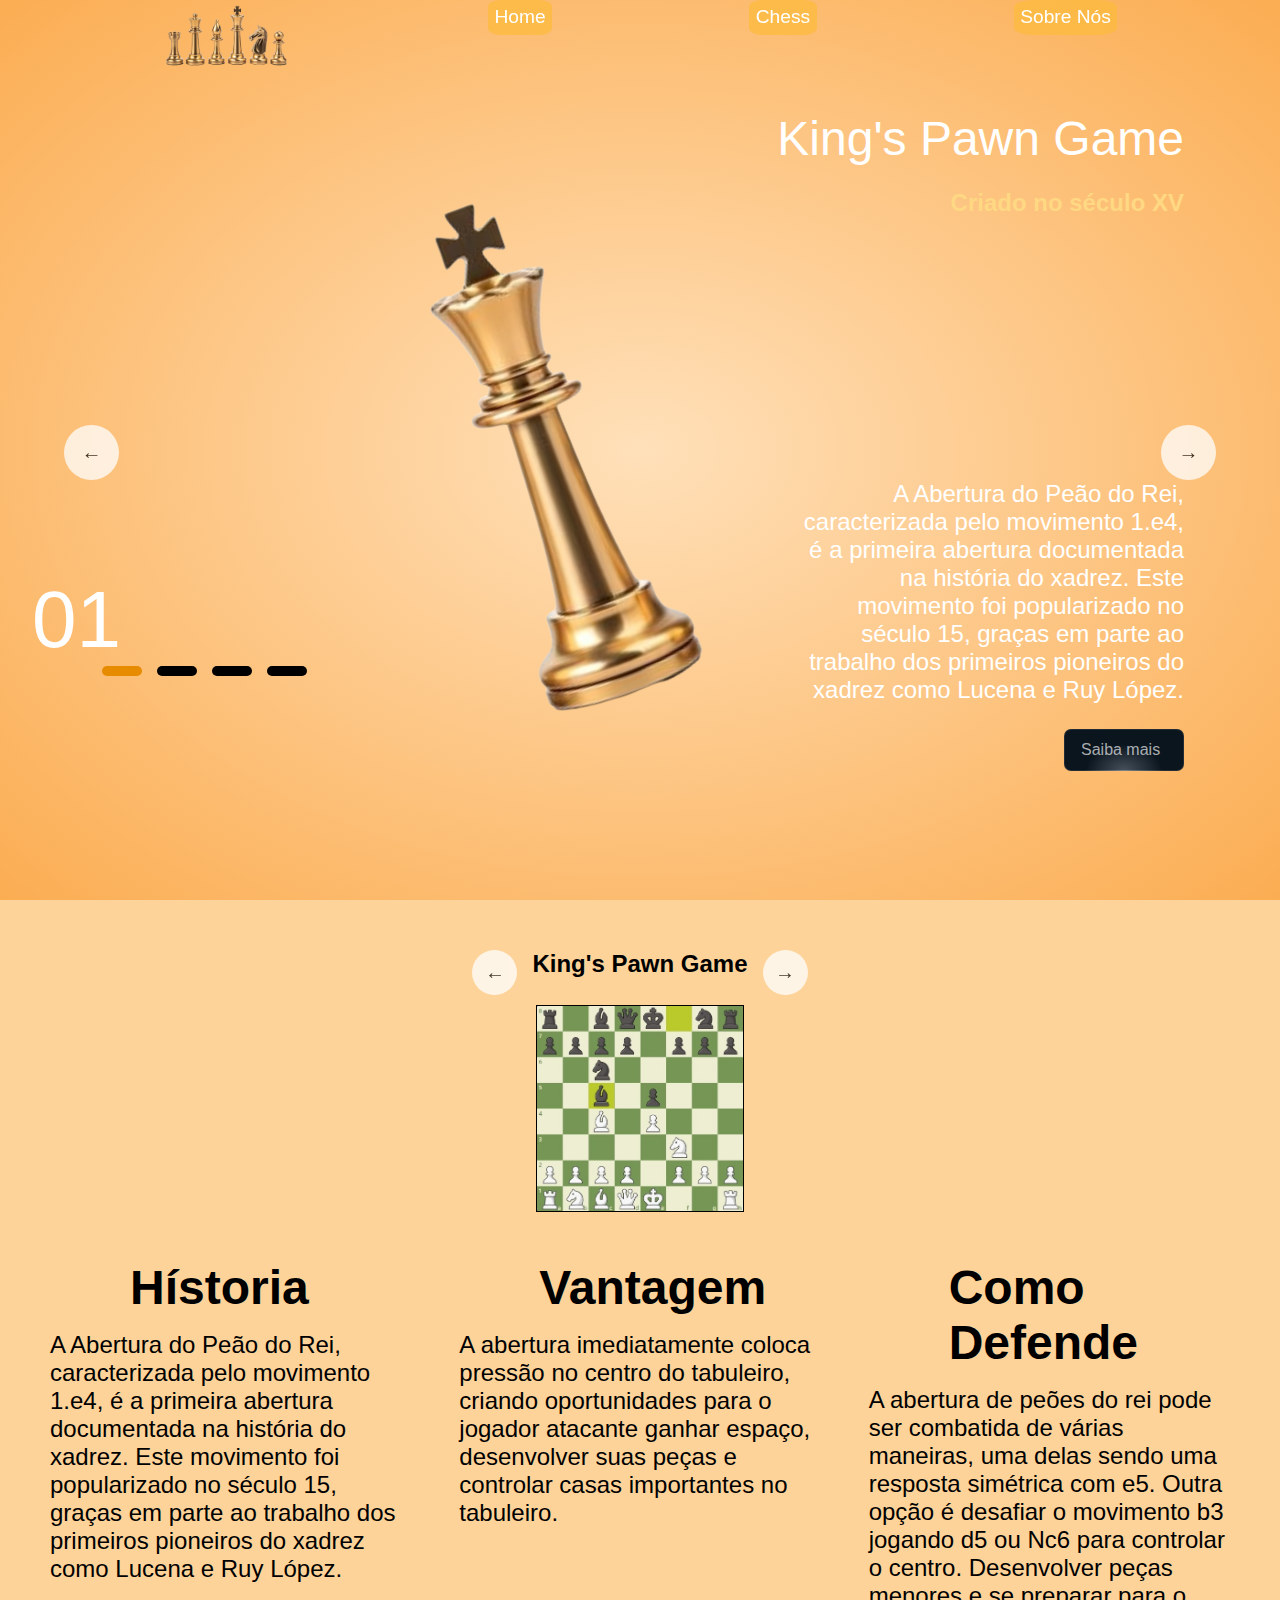
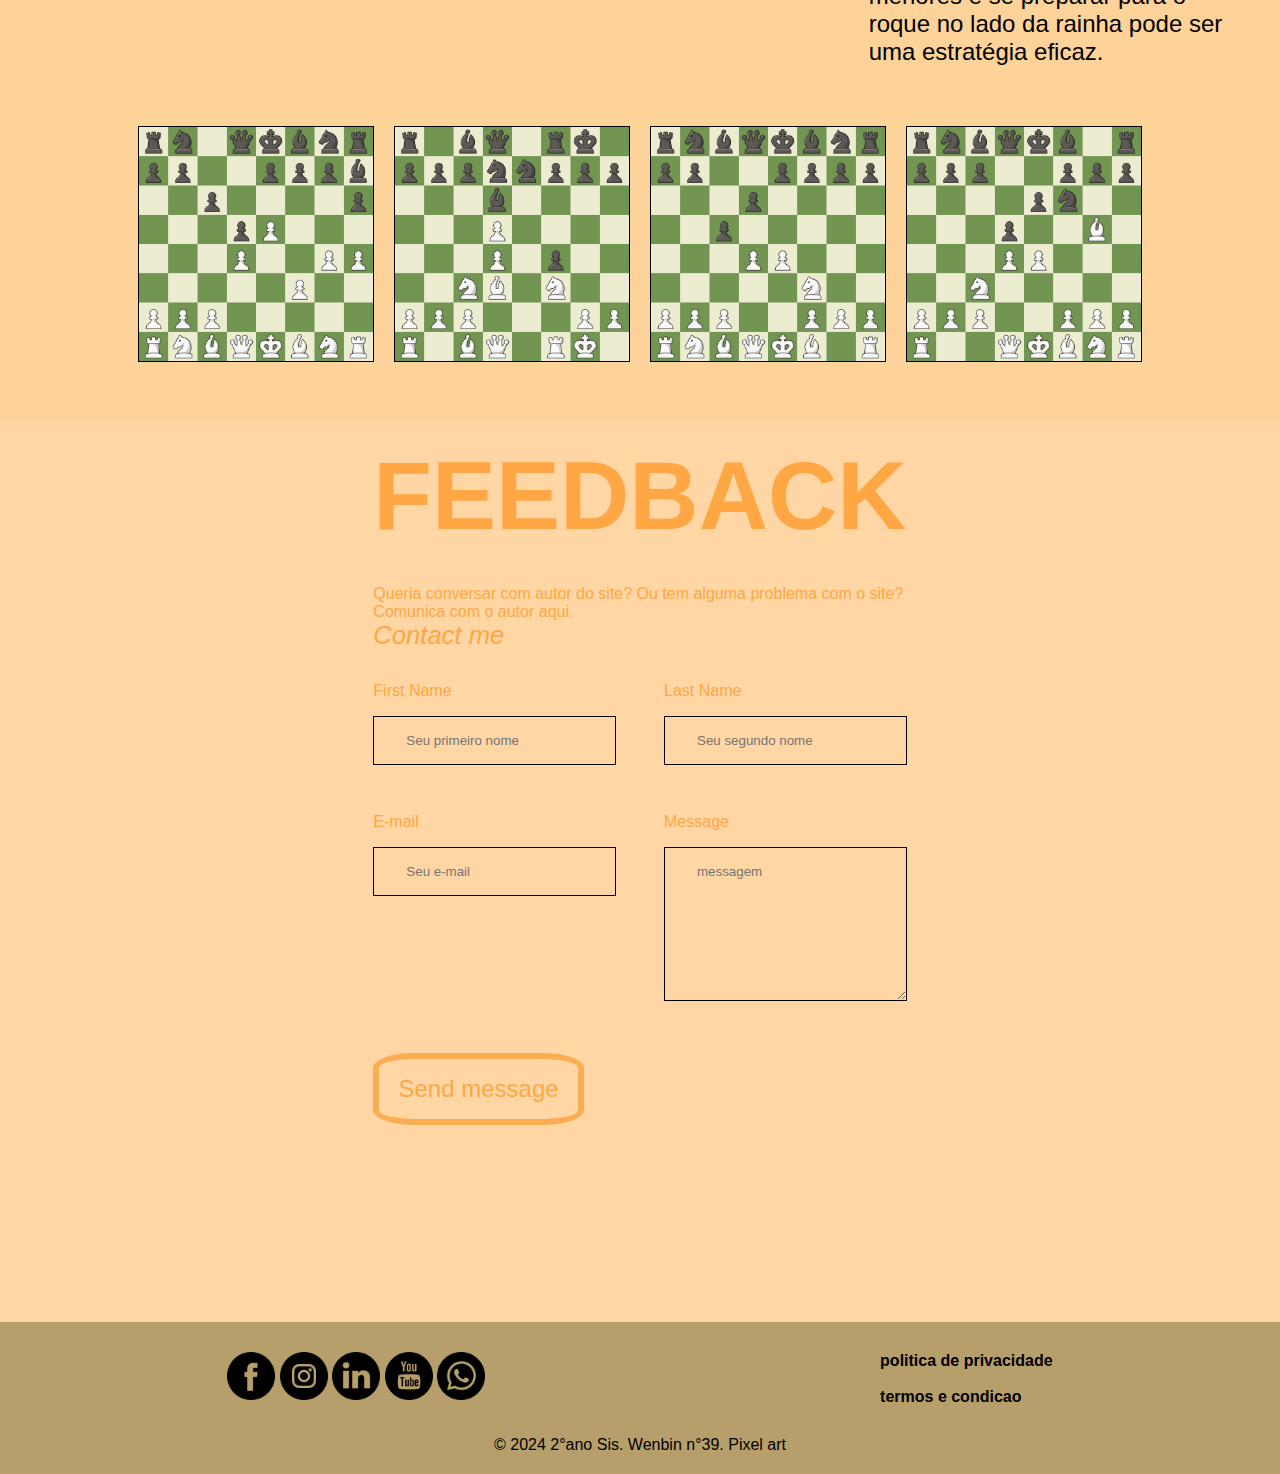
<file: index.html>
<!DOCTYPE html>
<html lang="en">
<head>
    <meta charset="UTF-8">
    <meta http-equiv="X-UA-Compatible" content="IE=edge">
    <meta name="viewport" content="width=device-width, initial-scale=1.0">
    <title>Show chess</title>
    <link rel="stylesheet" href="assets/css/styles.css">
    <link rel="icon" type="image/png" sizes="32x32" href="assets/img/chess.png">
    <link rel="stylesheet" href="assets/css/galleria.css">
    <!-- <link rel="icon" type="image/png" sizes="16x16" href="assets/img/chess.png"> -->
</head>
<body>
    <header>
        <!--  -->
        <nav>
            <ul>
                <li><img src="assets/img/chess.png" alt="no"></li>
                <li><a href="#">Home</a></li>
                <li><a href="#information">Chess</a></li>
                <li><a href="#sobre">Sobre Nós</a></li>
            </ul>
        </nav>
    </header>
    <section class="container sec1">
        <div class="list">
            <div class="item active itemAnime">
                <div class="car-img">
                    <img src="assets/img/rei.png" alt="">
                </div>
                <div class="content">
                    <p class="car-information">King's Pawn Game</p>
                    <h2>Criado no século XV</h2>
                    <p class="description">A Abertura do Peão do Rei, caracterizada pelo movimento 1.e4, é a primeira abertura documentada na história do xadrez. Este movimento foi popularizado no século 15, graças em parte ao trabalho dos primeiros pioneiros do xadrez como Lucena e Ruy López. </p>
                    <a class="button1" href="#information">Saiba mais</a>
                </div>
            </div>
            <div class="item  itemAnime">
                <div class="car-img">
                    <img src="assets/img/rainha.png" alt="">
                </div>
                <div class="content">
                    <p class="car-information">Queen's Pawn Game</p>
                    <h2>Criado no começo de século XX</h2>
                    <p class="description">A abertura do peão da Dama, representada como 1.d4, é uma escolha procurada pelas brancas ao iniciar uma partida de xadrez. Esse movimento tático permite que as brancas afirmem o domínio sobre o centro, abrindo caminho para o desenvolvimento subsequente da peça. </p>
                    <a class="button1" href="#information">Saiba mais</a>
                </div>
            </div>
            <div class="item itemAnime">
                <div class="car-img">
                    <img src="assets/img/bispo.png" alt="">
                </div>
                <div class="content">
                    <p class="car-information">English Opening</p>
                    <h2>Criado por Howard Staunton</h2>
                    <p class="description">É uma abertura de flanco onde as brancas avançam seu peão c duas casas em vez dos peões d ou e. A ideia por trás da Abertura Inglesa é tirar as pretas de sua defesa normal de 1.d4 e fazer a transição para linhas com as quais elas se sentem desconfortáveis. </p>
                    <a class="button1" href="#information">Saiba mais</a>
                </div>
            </div>
            <div class="item itemAnime">
                <div class="car-img">
                    <img src="assets/img/cavalo.png" alt="">
                </div>
                <div class="content">
                    <p class="car-information">King's Indian Attack</p>
                    <h2>Criado por Savielly Tartakower</h2>
                    <p class="description">No Ataque Indiano do Rei, as brancas geralmente jogam para um ataque na ala do rei, geralmente depois de avançar o peão e para e5. A versatilidade e simplicidade desse esquema, combinadas com o poder potencial do ataque das brancas, tornaram o King's Indian Attack uma arma popular em quase todos os níveis do xadrez.</p>
                    <a class="button1" href="#information">Saiba mais</a>
                </div>
            </div>
        </div>
        <div class="arrows">
            <button id="prev" class="button" onclick="prevButton()">←</button>
            <button id="next" class="button" onclick="nextButton()">→</button>
        </div>
        <div class="indicators">
            <div class="number">01</div>
            <ul>
                <li class="outro"></li>
                <li></li>
                <li></li>
                <li></li>
            </ul>
        </div>
    </section>
    <div id="information" class="none"></div>
    <!-- King's Pawn Game -->
    <section class="cont-sec js jsNow">
        <div class=" grid-one-content cont-inf">
          <div class="arrows2">
            <button id="prev" class="button" onclick="prevButton()">←</button>
            <h2 class="grid-main-heading">King's Pawn Game</h2>
            <button id="next" class="button" onclick="nextButton()">→</button>
          </div>
          
          <img src="assets/img/ChessKing.jpeg" alt=""
            onclick="openModal('assets/img/ChessKing.jpeg')">
            <div class="grid">
            <article>
              <h3>Hístoria</h3>
              <p>A Abertura do Peão do Rei, caracterizada pelo movimento 1.e4, é a primeira abertura documentada na história do xadrez. Este movimento foi popularizado no século 15, graças em parte ao trabalho dos primeiros pioneiros do xadrez como Lucena e Ruy López. </p>
            </article>
            <article>
              <h3>Vantagem</h3>
              <p>A abertura imediatamente coloca pressão no centro do tabuleiro, criando oportunidades para o jogador atacante ganhar espaço, desenvolver suas peças e controlar casas importantes no tabuleiro.</p>
            </article>
            <article>
              <h3>Como Defende</h3>
              <p>A abertura de peões do rei pode ser combatida de várias maneiras, uma delas sendo uma resposta simétrica com e5. Outra opção é desafiar o movimento b3 jogando d5 ou Nc6 para controlar o centro. Desenvolver peças menores e se preparar para o roque no lado da rainha pode ser uma estratégia eficaz.</p>
            </article>
          </div>
          <div class="img-div">
            <img src="assets/img/Caro-Kann-Defense.png" alt=""
            onclick="openModal('assets/img/Caro-Kann-Defense.png')">
            <img src="assets/img/king-gambit.png" alt=""
            onclick="openModal('assets/img/king-gambit.png')">
            <img src="assets/img/silian-def.png" alt=""
            onclick="openModal('assets/img/silian-def.png')">
            <img src="assets/img/france-def.png" alt=""
            onclick="openModal('assets/img/france-def.png')">
          </div>
        </div>
    </section>
    <!-- Queen's Pawn Game -->
    <section class="cont-sec jsNow">
        <div class=" grid-one-content cont-inf">
          <div class="arrows2">
            <button id="prev" class="button" onclick="prevButton()">←</button>
            <h2 class="grid-main-heading">Queen's Pawn Game</h2>
            <button id="next" class="button" onclick="nextButton()">→</button>
          </div>
          <img src="assets/img/ChessQueen.jpeg" alt=""
            onclick="openModal('assets/img/ChessQueen.jpeg')">
            <div class="grid">
            <article>
              <h3>Hístoria</h3>
              <p>No século XIX e no início do século XX, 1.e4 era de longe o movimento de abertura mais comum das Brancas (Watson 2006:87), enquanto as diferentes aberturas começando com 1.d4 eram consideradas um tanto incomuns e, portanto, classificadas juntas como "Jogo de Peões da Rainha".</p>
            </article>
            <article>
              <h3>Vantagem</h3>
              <p>A abertura do peão da rainha é mais adequada para pressão de longo prazo e métodos mais lentos e posicionais; embora, é claro, um ataque brusco também seja possível. Ganha espaço no centro com um peão que não pode ser facilmente desafiado.</p>
            </article>
            <article>
              <h3>Como Defende</h3>
              <p>As pretas podem contra-atacar essa abertura capturando em d4, abrindo o centro e gerando um contra-ataque. As pretas também podem atrasar o desenvolvimento de seu bispo para manter a tensão em d4.</p>
            </article>
          </div>
          <div class="img-div">
            <img src="assets/img/que-gambit.png" alt=""
            onclick="openModal('assets/img/que-gambit.png')">
            <img src="assets/img/que-grunfeld.png" alt=""
            onclick="openModal('assets/img/que-grunfeld.png')">
            <img src="assets/img/que-ind.png" alt=""
            onclick="openModal('assets/img/que-ind.png')">
            <img src="assets/img/que-londom.png" alt=""
            onclick="openModal('assets/img/que-londom.png')">
          </div>
        </div>
    </section>
    <!-- English Opening -->
    <section class="cont-sec jsNow">
        <div class=" grid-one-content cont-inf">
          <div class="arrows2">
            <button id="prev" class="button" onclick="prevButton()">←</button>
            <h2 class="grid-main-heading">English Opening</h2>
            <button id="next" class="button" onclick="nextButton()">→</button>
        </div>
          <img src="assets/img/EnglishOpen.jpeg" alt=""
            onclick="openModal('assets/img/EnglishOpen.jpeg')">
            <div class="grid">
            <article>
              <h3>Hístoria</h3>
              <p>O inglês deriva seu nome do principal mestre inglês do século XIX, Howard Staunton, que o jogou durante sua partida de 1843 com Saint-Amant e em Londres 1851, o primeiro torneio internacional.[5] Não inspirou os contemporâneos de Staunton e só pegou no século XX.</p>
            </article>
            <article>
              <h3>Vantagem</h3>
              <p>Embora tenha seu próprio estilo, a abertura é muito flexível e muitas vezes transpõe para outras linhas de abertura. O objetivo é aplicar pressão na casa central d5 sem comprometer o peão da rainha ou o peão do rei.</p>
            </article>
            <article>
              <h3>Como Defende</h3>
              <p>Existem várias aberturas de xadrez que ajudam você a combater as Aberturas Inglesas. Uma das mais populares é a Variação Inglesa do Rei. Nesta variação, as Pretas jogam 1e5 e assumem o controle total no centro. Esta é de longe a melhor abertura de xadrez.</p>
            </article>
          </div>
          <div class="img-div">
            <img src="assets/img/eng-def.png" alt=""
            onclick="openModal('assets/img/eng-def.png')">
            <img src="assets/img/eng2.png" alt=""
            onclick="openModal('assets/img/eng2.png')">
            <img src="assets/img/eng3.png" alt=""
            onclick="openModal('assets/img/eng3.png')">
            <img src="assets/img/eng4.png" alt=""
            onclick="openModal('assets/img/eng4.png')">
          </div>
        </div>
    </section>
    <!-- King's Indian Attack -->
    <section class="cont-sec jsNow">
        <div class=" grid-one-content cont-inf">
          <div class="arrows2">
            <button id="prev" class="button" onclick="prevButton()">←</button>
            <h2 class="grid-main-heading">King's Indian Attack</h2>
            <button id="next" class="button" onclick="nextButton()">→</button>
          </div>
          <img src="assets/img/IndiaOpen.jpeg" alt=""
            onclick="openModal('assets/img/IndiaOpen.jpeg')">
            <div class="grid">
            <article>
              <h3>Hístoria</h3>
              <p>O uso do Ataque Índia do Rei no nível de grande mestre foi originalmente um desdobramento do uso generalizado da Defesa Índia do Rei na década de 1950. À medida que os grandes mestres começaram a apreciar as vantagens de jogar a Defesa Índia do Rei com as Pretas, o uso do mesmo sistema que as Brancas, com um movimento extra na mão, inevitavelmente se tornou atraente.</p>
            </article>
            <article>
              <h3>Vantagem</h3>
              <p>Esta configuração é, na verdade, inspirada na Defesa Índia do Rei. As brancas posicionam suas peças da mesma forma que as pretas fariam naquela abertura, no entanto, a posição das pretas na KIA é frequentemente muito diferente da posição das brancas em uma Defesa Índia do Rei típica.</p>
            </article>
            <article>
              <h3>Como Defende</h3>
              <p>Dominar a arte de quebrar a King's Indian Attack envolve uma mistura de planejamento estratégico, consciência tática e flexibilidade. Ao entender e aplicar essas dicas, você estará melhor equipado para lidar com as complexidades da configuração da King's Indian e emergir vitorioso.</p>
            </article>
          </div>
          <div class="img-div">
            <img src="assets/img/ind1.png" alt=""
            onclick="openModal('assets/img/ind1.png')">
            <img src="assets/img/ind2.png" alt=""
            onclick="openModal('assets/img/ind2.png')">
            <img src="assets/img/ind3.png" alt=""
            onclick="openModal('assets/img/ind3.png')">
            <img src="assets/img/ind4.png" alt=""
            onclick="openModal('assets/img/ind4.png')">
          </div>
        </div>
    </section>
    <!-- sobre nos -->
    <div id="sobre"> </div>
    <section class="intro main-bg form-sec">
      <div class="margin intro-content">
        <div class="intro-text-content">
          <h2>Feedback</h2>
          <p>Queria conversar com autor do site? Ou tem alguma problema com o site? 
            <br>Comunica com o autor aqui.</p>
        </div>
        <div class="contact-form">
          <form id="form">
            <legend>Contact me</legend>
          <fieldset class="form-grid form-div">
            
            <div class="form-group">
              <label for="first-name">First Name</label>
              <input type="text" name="from_name" id="from_name" placeholder="Seu primeiro nome">
            </div>
  
            <div class="form-group">
              <label for="last-name">Last Name</label>
              <input type="text" name="to_name" id="to_name" placeholder="Seu segundo nome">
            </div>
  
            <div class="form-group">
              <label for="email">E-mail</label>
              <input type="text" name="email" id="email" placeholder="Seu e-mail">
            </div>
  
            <div class="form-group full-width">
              <label for="message">Message</label>
              <textarea name="message" id="message" rows="8" placeholder="messagem"></textarea>
            </div>
  
            <div class="form-group full-width">
              <button type="submit">Send message</button>
            </div>
          
          </fieldset>
        </form>
        </div>
      </div>
    </section>
    <section  class="sobre-sec">
      <div>
        <a href="https://pt-br.facebook.com"><img src="assets/img/facebook_2168281.png" alt=""></a>
        <a href="https://www.instagram.com"><img src="assets/img/instagram_4494468.png" alt=""></a>
        <a href="https://br.linkedin.com"><img src="assets/img/linkedin_1384014.png" alt=""></a>
        <a href="https://www.youtube.com"><img src="assets/img/social_10110418.png" alt=""></a>
        <a href="https://web.whatsapp.com"><img src="assets/img/whatsapp_1384007.png" alt=""></a>
      </div>
      <div>
        <a href="politica_privacidade.html"><p><strong>politica de privacidade</strong></p></a>
        <br>
        <a href="termos_condicao.html"><p><strong>termos e condicao</strong></p></a>
      </div>
    </section>
    <footer id="footer" class="footer">
      <p><span class="span"> &copy;</span> 2024 2°ano Sis. Wenbin n°39. Pixel art</p>
    </footer>

    <script src="assets/js/script.js"></script>
    <script src="assets/js/galleria.js"></script>
    <script src="https://cdn.emailjs.com/dist/email.min.js"></script>
        <script type="text/javascript">
            (function () {
                emailjs.init("IdaTVSA4q_-3PfXxM");
            })();
        </script>
        <script>
            document.getElementById('form').addEventListener('submit', function (event) {
                event.preventDefault();
                emailjs.sendForm('service_e6pqbe7', 'template_yxlr442', this)
                    .then(function () {
                        alert('Email enviado com sucesso!');
                    }, function (error) {
                        alert('Erro ao enviar o email: ' + JSON.stringify(error));
                    });
            });
        </script>
        <div id="myModal" class="modal">
          <span class="close" onclick="closeModal()">&times;</span>
          <img class="modal-content" id="modalImage" alt="">
      </div>
</body>
</html>
</file>
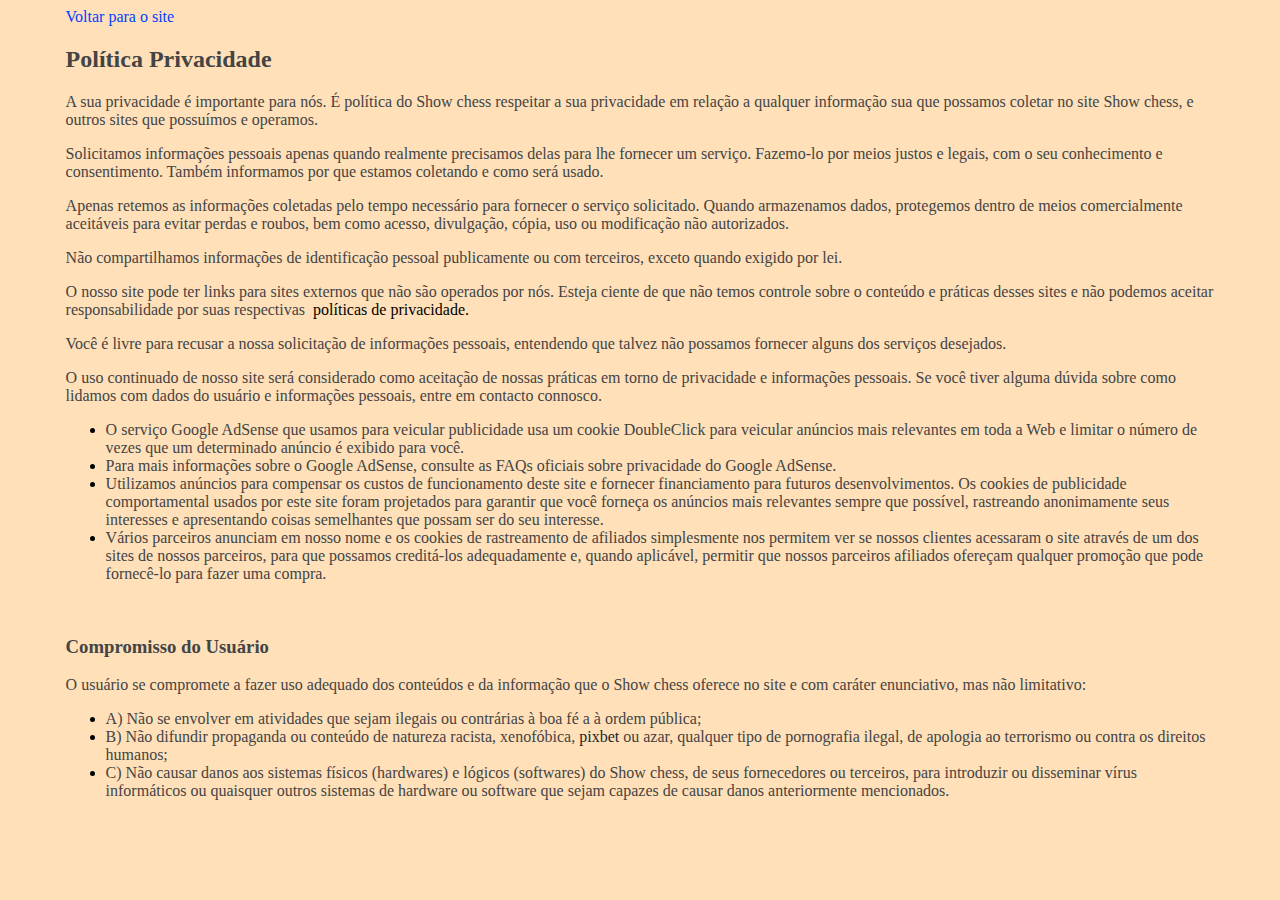
<file: politica_privacidade.html>
<!DOCTYPE html>
<html lang="en">

<head>
    <meta charset="UTF-8">
    <meta name="viewport" content="width=device-width, initial-scale=1.0">
    <title>Politica de Privacidade</title>
    <style>
        body{
            background-color: #ffe0b9;
            width: 90vw;
            padding-left: 4.5vw;
        }
        a{
            text-decoration: none;
            color: #0040ff;
        }
    </style>
</head>

<body>
    <a href="index.html">Voltar para o site</a>
    <h2><span style="color: rgb(68, 68, 68);">Política Privacidade</span></h2>
    <p><span style="color: rgb(68, 68, 68);">A sua privacidade é importante para nós. É política do Show chess respeitar
            a sua privacidade em relação a qualquer informação sua que possamos coletar no site Show
                chess</a>, e outros sites que possuímos e operamos.</span></p>
    <p><span style="color: rgb(68, 68, 68);">Solicitamos informações pessoais apenas quando realmente precisamos delas
            para lhe fornecer um serviço. Fazemo-lo por meios justos e legais, com o seu conhecimento e consentimento.
            Também informamos por que estamos coletando e como será usado.</span></p>
    <p><span style="color: rgb(68, 68, 68);">Apenas retemos as informações coletadas pelo tempo necessário para fornecer
            o serviço solicitado. Quando armazenamos dados, protegemos dentro de meios comercialmente aceitáveis para
            evitar perdas e roubos, bem como acesso, divulgação, cópia, uso ou modificação não autorizados.</span></p>
    <p><span style="color: rgb(68, 68, 68);">Não compartilhamos informações de identificação pessoal publicamente ou com
            terceiros, exceto quando exigido por lei.</span></p>
    <p><span style="color: rgb(68, 68, 68);">O nosso site pode ter links para sites externos que não são operados por
            nós. Esteja ciente de que não temos controle sobre o conteúdo e práticas desses sites e não podemos aceitar
            responsabilidade por suas respectivas&nbsp;</span> políticas de privacidade.</span></p>
    <p><span style="color: rgb(68, 68, 68);">Você é livre para recusar a nossa solicitação de informações pessoais,
            entendendo que talvez não possamos fornecer alguns dos serviços desejados.</span></p>
    <p><span style="color: rgb(68, 68, 68);">O uso continuado de nosso site será considerado como aceitação de nossas
            práticas em torno de privacidade e informações pessoais. Se você tiver alguma dúvida sobre como lidamos com
            dados do usuário e informações pessoais, entre em contacto connosco.</span></p>
    <p><span style="color: rgb(68, 68, 68);">
            <ul>
                <li><span style="color: rgb(68, 68, 68);">O serviço Google AdSense que usamos para veicular publicidade
                        usa um cookie DoubleClick para veicular anúncios mais relevantes em toda a Web e limitar o
                        número de vezes que um determinado anúncio é exibido para você.</span></li>
                <li><span style="color: rgb(68, 68, 68);">Para mais informações sobre o Google AdSense, consulte as FAQs
                        oficiais sobre privacidade do Google AdSense.</span></li>
                <li><span style="color: rgb(68, 68, 68);">Utilizamos anúncios para compensar os custos de funcionamento
                        deste site e fornecer financiamento para futuros desenvolvimentos. Os cookies de publicidade
                        comportamental usados ​​por este site foram projetados para garantir que você forneça os
                        anúncios mais relevantes sempre que possível, rastreando anonimamente seus interesses e
                        apresentando coisas semelhantes que possam ser do seu interesse.</span></li>
                <li><span style="color: rgb(68, 68, 68);">Vários parceiros anunciam em nosso nome e os cookies de
                        rastreamento de afiliados simplesmente nos permitem ver se nossos clientes acessaram o site
                        através de um dos sites de nossos parceiros, para que possamos creditá-los adequadamente e,
                        quando aplicável, permitir que nossos parceiros afiliados ofereçam qualquer promoção que pode
                        fornecê-lo para fazer uma compra.</span></li>
            </ul>
            <p><br></p>
        </span></p>
    <h3><span style="color: rgb(68, 68, 68);">Compromisso do Usuário</span></h3>
    <p><span style="color: rgb(68, 68, 68);">O usuário se compromete a fazer uso adequado dos conteúdos e da informação
            que o Show chess oferece no site e com caráter enunciativo, mas não limitativo:</span></p>
    <ul>
        <li><span style="color: rgb(68, 68, 68);">A) Não se envolver em atividades que sejam ilegais ou contrárias à boa
                fé a à ordem pública;</span></li>
        <li><span style="color: rgb(68, 68, 68);">B) Não difundir propaganda ou conteúdo de natureza racista,
                xenofóbica, </span><span style="color: rgb(33, 37, 41);">pixbet</span><span
                style="color: rgb(68, 68, 68);"> ou azar, qualquer tipo de pornografia ilegal, de apologia ao terrorismo
                ou contra os direitos humanos;</span></li>
        <li><span style="color: rgb(68, 68, 68);">C) Não causar danos aos sistemas físicos (hardwares) e lógicos
                (softwares) do Show chess, de seus fornecedores ou terceiros, para introduzir ou disseminar vírus
                informáticos ou quaisquer outros sistemas de hardware ou software que sejam capazes de causar danos
                anteriormente mencionados.</span></li>
    </ul>
</body>

</html>
</file>
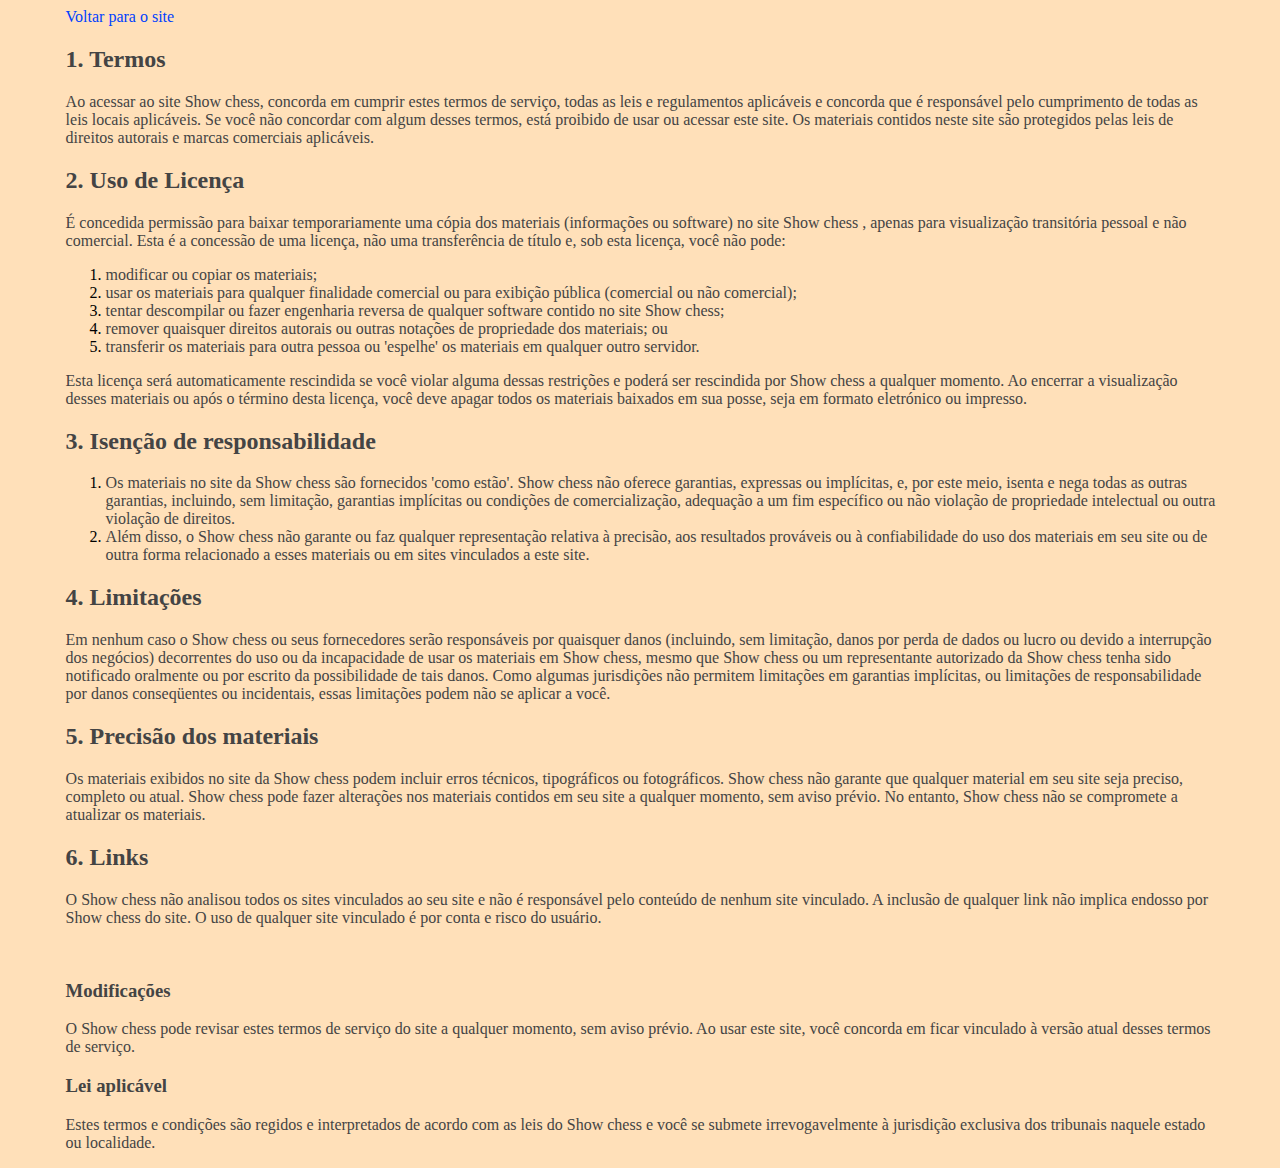
<file: termos_condicao.html>
<!DOCTYPE html>
<html lang="en">

<head>
    <meta charset="UTF-8">
    <meta name="viewport" content="width=device-width, initial-scale=1.0">
    <title>Termos e Condicao</title>
    <style>
        body{
            background-color: #ffe0b9;
            width: 90vw;
            padding-left: 4.5vw;
        }
        a{
            text-decoration: none;
            color: #0040ff;
        }
    </style>
</head>

<body>
    <a href="index.html">Voltar para o site</a>
    <h2><span style="color: rgb(68, 68, 68);">1. Termos</span></h2>
    <p><span style="color: rgb(68, 68, 68);">Ao acessar ao site Show chess, concorda em cumprir estes
            termos de serviço, todas as leis e regulamentos aplicáveis ​​e concorda que é responsável pelo cumprimento
            de todas as leis locais aplicáveis. Se você não concordar com algum desses termos, está proibido de usar ou
            acessar este site. Os materiais contidos neste site são protegidos pelas leis de direitos autorais e marcas
            comerciais aplicáveis.</span></p>
    <h2><span style="color: rgb(68, 68, 68);">2. Uso de Licença</span></h2>
    <p><span style="color: rgb(68, 68, 68);">É concedida permissão para baixar temporariamente uma cópia dos materiais
            (informações ou software) no site Show chess , apenas para visualização transitória pessoal e não comercial.
            Esta é a concessão de uma licença, não uma transferência de título e, sob esta licença, você não
            pode:&nbsp;</span></p>
    <ol>
        <li><span style="color: rgb(68, 68, 68);">modificar ou copiar os materiais;&nbsp;</span></li>
        <li><span style="color: rgb(68, 68, 68);">usar os materiais para qualquer finalidade comercial ou para exibição
                pública (comercial ou não comercial);&nbsp;</span></li>
        <li><span style="color: rgb(68, 68, 68);">tentar descompilar ou fazer engenharia reversa de qualquer software
                contido no site Show chess;&nbsp;</span></li>
        <li><span style="color: rgb(68, 68, 68);">remover quaisquer direitos autorais ou outras notações de propriedade
                dos materiais; ou&nbsp;</span></li>
        <li><span style="color: rgb(68, 68, 68);">transferir os materiais para outra pessoa ou 'espelhe' os materiais em
                qualquer outro servidor.</span></li>
    </ol>
    <p><span style="color: rgb(68, 68, 68);">Esta licença será automaticamente rescindida se você violar alguma dessas
            restrições e poderá ser rescindida por Show chess a qualquer momento. Ao encerrar a visualização desses
            materiais ou após o término desta licença, você deve apagar todos os materiais baixados em sua posse, seja
            em formato eletrónico ou impresso.</span></p>
    <h2><span style="color: rgb(68, 68, 68);">3. Isenção de responsabilidade</span></h2>
    <ol>
        <li><span style="color: rgb(68, 68, 68);">Os materiais no site da Show chess são fornecidos 'como estão'. Show
                chess não oferece garantias, expressas ou implícitas, e, por este meio, isenta e nega todas as outras
                garantias, incluindo, sem limitação, garantias implícitas ou condições de comercialização, adequação a
                um fim específico ou não violação de propriedade intelectual ou outra violação de direitos.</span></li>
        <li><span style="color: rgb(68, 68, 68);">Além disso, o Show chess não garante ou faz qualquer representação
                relativa à precisão, aos resultados prováveis ​​ou à confiabilidade do uso dos materiais em seu site ou
                de outra forma relacionado a esses materiais ou em sites vinculados a este site.</span></li>
    </ol>
    <h2><span style="color: rgb(68, 68, 68);">4. Limitações</span></h2>
    <p><span style="color: rgb(68, 68, 68);">Em nenhum caso o Show chess ou seus fornecedores serão responsáveis ​​por
            quaisquer danos (incluindo, sem limitação, danos por perda de dados ou lucro ou devido a interrupção dos
            negócios) decorrentes do uso ou da incapacidade de usar os materiais em Show chess, mesmo que Show chess ou
            um representante autorizado da Show chess tenha sido notificado oralmente ou por escrito da possibilidade de
            tais danos. Como algumas jurisdições não permitem limitações em garantias implícitas, ou limitações de
            responsabilidade por danos conseqüentes ou incidentais, essas limitações podem não se aplicar a você.</span>
    </p>
    <h2><span style="color: rgb(68, 68, 68);">5. Precisão dos materiais</span></h2>
    <p><span style="color: rgb(68, 68, 68);">Os materiais exibidos no site da Show chess podem incluir erros técnicos,
            tipográficos ou fotográficos. Show chess não garante que qualquer material em seu site seja preciso,
            completo ou atual. Show chess pode fazer alterações nos materiais contidos em seu site a qualquer momento,
            sem aviso prévio. No entanto, Show chess não se compromete a atualizar os materiais.</span></p>
    <h2><span style="color: rgb(68, 68, 68);">6. Links</span></h2>
    <p><span style="color: rgb(68, 68, 68);">O Show chess não analisou todos os sites vinculados ao seu site e não é
            responsável pelo conteúdo de nenhum site vinculado. A inclusão de qualquer link não implica endosso por Show
            chess do site. O uso de qualquer site vinculado é por conta e risco do usuário.</span></p>
    <p><br></p>
    <h3><span style="color: rgb(68, 68, 68);">Modificações</span></h3>
    <p><span style="color: rgb(68, 68, 68);">O Show chess pode revisar estes termos de serviço do site a qualquer
            momento, sem aviso prévio. Ao usar este site, você concorda em ficar vinculado à versão atual desses termos
            de serviço.</span></p>
    <h3><span style="color: rgb(68, 68, 68);">Lei aplicável</span></h3>
    <p><span style="color: rgb(68, 68, 68);">Estes termos e condições são regidos e interpretados de acordo com as leis
            do Show chess e você se submete irrevogavelmente à jurisdição exclusiva dos tribunais naquele estado ou
            localidade.</span></p>
</body>

</html>
</file>
<file: assets/css/styles.css>
.button1{
    min-width: 120px;
    position: relative;
    cursor: pointer;
    padding: 12px 17px;
    border: 0;
    border-radius: 7px;
    box-shadow: inset 0 0 0 1px rgba(255, 255, 255, 0.1);
    background: radial-gradient(ellipse at bottom, 
    rgb(71, 81, 92)0%, 
    rgb(11, 21, 30)45%
    );
    color: rgba(252, 252, 252, 0.66);
    transition: all 1s cubic-bezier(0.15, 0.83, 0.66, 1);
}

.button1::before{
    content: '';
    width: 70%;
    height: 1px;
    position: absolute;
    bottom: 0;
    left: 15%;
    background: linear-gradient(
        90deg,
        rgba(255, 255, 255, 0)0%,
        rgba(255, 255, 255, 1)50%,
        rgba(255, 255,255, 0)100%
    );
    opacity: 0.2;
    transition: all 1s cubic-bezier(0.15, 0.83, 0.66, 1);
}

.button1:hover{
    color: rgba(255, 255, 255, 1); 
    transform: scale(1.1) translateY(-3px);
}
.button1:hover::before{
    opacity: 1;
}
.button{
    font-size: 20px;
    background-color: white;
    color: black;
    height: 45px;
    width: 45px;
    opacity: 0.75;
    border-radius: 8px;
    cursor: pointer;
}
.button:hover{
    animation: bounce_513 1s infinite;
}
@keyframes bounce_513 {
    0%,
        100%{
            transform: translateX(-25%);
            animation-timing-function: cubic-bezier(0.8, 0, 1, 1);
        }
        50%{
            transform: translateX(0);
            animation-timing-function: cubic-bezier(0, 0, 0.2, 1);
        }
}
*{
    margin: 0;
    padding: 0;
    box-sizing: border-box;
    list-style: none;
    font-family: 'Gill Sans', 'Gill Sans MT', Calibri, 'Trebuchet MS', sans-serif;
}
body{
    background-color: #000;
    color: #fff;
    font-size: 16px;
    /* overflow: hidden; */
    overflow-x: hidden;
}
header{
    position: fixed;
    width: 90vw;
    left: 50%;
    transform: translateX(-50%);
    display: grid;
    grid-template-columns: 1fr 600px;
    gap: 10%;
    align-items: center;
    z-index: 2;
}
header img{
    width: 250px;
}
header nav ul {
    display: grid;
    grid-template-columns: repeat(3, 500px);
}
/* section{ */
.sec1{
    background-image: radial-gradient(#ffe0b9, #FBAD52);/*aqui uuu*/
    height: 100vh;
    position: relative;
}
section .list{
    width: 70vw;
    margin: auto;
    height: 100%;
    position: relative;
}
section .list .item{
    position: absolute;
    inset: 0;
    transform: translateX(-50%);
    max-width: 100%;
}
section .list .item .car-img{
    position: absolute;
    top: 50%;
    transform: translateY(-50%);
    width: 70%;
}
section .list .item .car-img img{
    width: 40%;
    transform: rotate(-30deg);
}
section .list .content{
    position: absolute;
    right: 100px;
    width: 70%;
    height: 98%;
    display: flex;
    flex-direction: column;
    justify-content: center;
    align-items: flex-end;
    gap: 25px;
}
section .list .content h2{
    line-height: 1em;
    font-family: 'Franklin Gothic Medium', 'Arial Narrow', Arial, sans-serif;
    color: #ffd883;
}
section .list .content .description{
    color: #ffffff;
    font-size: 12px;
    text-align: right;
    max-width: 400px;
}
section .arrows{
    width: 70vw;
    position: absolute;
    top: 50%;
    left: 50%;
    transform: translate(-50%, -25px);/*aqui*/
    display: flex;
    justify-content: space-between;
}
section .arrows button{
    width: 50px;
    height: 50px;
    border-radius: 50%;/* aqui */
    border: none;
    cursor: pointer;
}
section .arrows2{
    display: flex;
    justify-content: space-around;
}
section .arrows2 button{
    margin: 0 15px 10px 15px;
    border-radius: 50%;/* aqui */
    border: none;
    cursor: pointer;
}

section .indicators{
    position: absolute;
    top: 50%;
    left: 50%;
    height: 200px;/*aqui*/
    width: 90vw;
    transform: translateX(-50%);
    display: flex;
    flex-direction: column;
    justify-content: end;
    gap: 15px;
}
section .number{
    font-size: 5em;
    font-family: 'Franklin Gothic Medium', 'Arial Narrow', Arial, sans-serif;
}
section ul{
    position: absolute;
    top: 100%;
    right: 41%;
    height: 150px;/*aqui*/
    width: 90vw;
    transform: translateX(-50%);
    display: flex;
    justify-content: end;
    gap: 15px;
}
section ul li{
    width: 40px;
    height: 10px;
     background-color: #000000; /* #00ff00 */
    border-radius: 5px;
    transition: 0.55;
}
section ul li.active{
    background-color: #e78b00;
}
section .list::before{
    content: '';
    position: absolute;
    height: 200px;
    width: 100%;
    top: 50%;
}
section .list .item .car-img::before{
    content: '';
    position: absolute;
    background-color: #000;
    width: 100%;
    top: 150%;
    left: 50px;
    border-radius: 50%;
    filter: blur(30px);
}
section .list{
    --calculation:1;
}
section .list .item{
    transform: translateX(calc(100vw * var(--calculation)));
    transition: 0.5s;
    opacity: 0;
    /* display: none; */
}
section .list .item .car-img img{
    transform: rotate(0);
    transition: 0.5s;
    transition-delay: 0.3s;
}
section .list .content .car-information,
section .list .content h2,
section .list .content .description,
section .list .content .information{
    transform: translateX(calc(200px*var(--calculation)));
    transition: 0.7s;
    transition-delay: 0.3s;
    opacity: 0;
}
section .list .content h2{
    transition-delay: 0.5s;
}
section .list .content .description{
    transition-delay: 0.57s;
}
section .list .item.active{
    transform: translateX(0);
    transition: 0.5s;
    opacity: 1;/*aqui*/
}
section .list .item.active .car-img img{
    transform: rotate(-20deg);
}
section .list .item.active .content .car-information,
section .list .item.active .content h2,
section .list .item.active .description,
section .list .item.active .information{
    transform: translateX(0);
    opacity: 1;
}
@media (min-width:320px) and (max-width:359px) {
    header{grid-template-columns: 1fr;}
    header img{width: 8rem;}
    header nav ul{grid-template-columns: 1fr;}
    section .list{width: 85vw;}
    section .list .content{right: 0px; width: 90%;}
    section .list .content .description{font-size: 0.7rem; margin-top: 11rem;}
    section .list .car-information{font-size: 1rem;}
    .grid article p{font-size: 0.7rem;}
    .grid article h3{font-size: 1rem;}
    section .list .car-img{
        position: relative;
        display: flex;
        justify-content: center;
        align-items: center;
    }
    section .list .car-img img{
        width: auto;
        height: auto;
        position: absolute;
        left: 50%;
        transform: translate(80%, 80%);
    }
    section .arrows{width: 90vw;}
    section .arrows button{width: 35px; height: 35px;}
    section .arrows button img{width: 1.5rem;}
    section .indicators{width: 95vw;}/*  margin-top: 1rem; */
    section ul{height: auto; right: 0%;}
    section ul li{width: 30px; height: 10px;}
    .button1{margin-top: 65px;}
}


@media (min-width:360px) and (max-width:767px) {
    header{grid-template-columns: 1fr;}
    header img{width: 8rem;}
    header nav ul{display:flex; justify-content: space-around;}
    section .list{width: 85vw;}
    section .list .content{right: 0px; width: 90%;}
    section .list .content .description{font-size: 0.89rem; margin-top: 13.5rem;}
    section .list .car-information{font-size: 2rem;}
    .grid article p{font-size: 0.89rem;}
    .grid article h3{font-size: 2rem;}
    section .list .car-img{
        position: relative;
        display: flex;
        justify-content: center;
        align-items: center;
    }
    section .list .car-img img{
        width: auto;
        height: auto;
        position: absolute;
        left: 30%;
        transform: translate(80%, 80%);
    }
    section .arrows{width: 90vw;}
    section .arrows button{width: 45px; height: 45px;}
    section .arrows button img{width: 1.5rem;}
    section .indicators{width: 95vw;}/*  margin-top: 3.5rem; */
    section ul{height: auto; right: 0%;}
    section ul li{width: 30px; height: 10px;}
/*     .button1{margin-top: 130px;} */
}

@media (min-width:768px) and (max-width:1023px) {
    header{grid-template-columns: 1fr;}
    header img{width: 8rem;}
    header nav ul{display:flex; justify-content: space-around;}
    section .list{width: 85vw;}
    section .list .content{right: 0px; width: 90%;}
    section .list .content .description{font-size: 1.2rem; margin-top: 15rem;}
    section .list .car-information{font-size: 3rem;}
    .grid article p{font-size: 1.2rem;}
    .grid article h3{font-size: 3rem;}
    section .list .car-img{
        position: relative;
        display: flex;
        justify-content: center;
        align-items: center;
    }
    section .list .car-img img{
        width: auto;
        height: auto;
        position: absolute;
        left: 20%;
        transform: translate(80%, 80%);
    }
    section .arrows{width: 90vw;}
    section .arrows button{width: 50px; height: 50px;}
    section .arrows button img{width: 1.5rem;}
    section .indicators{width: 95vw; margin-top: 1rem;}
    section ul{height: auto; right: 20%;}
    section ul li{width: 40px; height: 10px;}
}

@media (min-width:1024px) and (max-width:1439px) {
    header{grid-template-columns: 1fr; }
    header img{width: 8rem;}
    header nav ul{display:flex; justify-content: space-around;}
    section .list{width: 85vw;}
    section .list .content{right: 0px; width: 90%;}
    section .list .content .description{font-size: 1.5rem; margin-top: 15rem;}
    section .list .car-information{font-size: 3rem;}
    .grid article p{font-size: 1.5rem;}
    .grid article h3{font-size: 3rem;}
    section .list .car-img{
        position: relative;
        display: flex;
        justify-content: center;
        align-items: center;
    }
    section .list .car-img img{
        width: auto;
        height: auto;
        position: absolute;
        left: 40%;
        transform: translate(80%, 80%);
    }
    section .arrows{width: 90vw;}
    section .arrows button{width: 55px; height: 55px;}
    section .arrows button img{width: 1.5rem;}
    section .indicators{width: 95vw; margin-top: 1rem;}
    section ul{height: auto; right: 30%;}
    section ul li{width: 40px; height: 10px;}
}

@media (min-width:1440px) and (max-width:1929px) {
    header{grid-template-columns: 1fr; }
    header img{width: 8rem;}
    header nav ul{display:flex; justify-content: space-around;}
    section .list{width: 85vw;}
    section .list .content{right: 0px; width: 90%;}
    section .list .content .description{font-size: 1.5rem; margin-top: 15rem;}
    section .list .car-information{font-size: 3rem;}
    .grid article p{font-size: 1.5rem;}
    .grid article h3{font-size: 3rem;}
    section .list .car-img{
        position: relative;
        display: flex;
        justify-content: center;
        align-items: center;
    }
    section .list .car-img img{
        width: auto;
        height: auto;
        position: absolute;
        left: 50%;
        transform: translate(80%, 80%);
    }
    section .arrows{width: 90vw;}
    section .arrows button{width: 60px; height: 60px;}
    section .arrows button img{width: 1.5rem;}
    section .indicators{width: 95vw; margin-top: 1rem;}
    section ul{height: auto; right: 35%;}
    section ul li{width: 40px; height: 10px;}
}

@media (min-width:1930px) and (max-width:2560px) {
    header{grid-template-columns: 1fr;}
    header img{width: 8rem;}
    header nav ul{display:flex; justify-content: space-around;}
    section .list{width: 85vw;}
    section .list .content{right: 0px; width: 90%;}
    section .list .content .description{font-size: 1.5rem; margin-top: 15rem;}
    section .list .car-information{font-size: 3rem;}
    .grid article p{font-size: 1.5rem;}
    .grid article h3{font-size: 3rem;}
    section .list .car-img{
        position: relative;
        display: flex;
        justify-content: center;
        align-items: center;
    }
    section .list .car-img img{
        width: auto;
        height: auto;
        position: absolute;
        left: 50%;
        transform: translate(80%, 80%);
    }
    section .arrows{width: 90vw;}
    section .arrows button{width: 70px; height: 70px;}
    section .arrows button img{width: 1.5rem;}
    section .indicators{width: 95vw; margin-top: 1rem;}
    section ul{height: auto; right: 35%;}
    section ul li{width: 40px; height: 10px;}
} 

@media (max-width: 1080px) {
    .grid-one-content .grid{
        grid-template-columns: 1fr;
    }
    .cont-sec .grid-one-content {
        padding-top: 100px;
        padding-bottom: 100px;
    }
    #form .form-div{
        grid-template-columns: 1fr;
        max-width: 90vw;
    }
    .intro-text-content h2{
        font-size: 4rem !important;
    }

}

/* secao informacao */
.grid-one-content {
    display: flex;
    flex-flow: column wrap;
    justify-content: center;
    min-height: 100vh;
}
.grid-main-heading {
    margin-bottom: 1rem;
}

.grid h3 {
    font-size: 3rem;
    position: relative;
    padding-left: 5rem;
    padding-bottom: 1rem;
}
.grid {
    display: grid;
    grid-template-columns: repeat(3, 1fr);
    gap: 3rem;
    counter-reset: grid-counter;
}

.intro-content {
    position: relative;
    gap: 3rem;
    min-height: 100vh;
}
.intro-text-content,
.intro-img {
  display: flex;
  flex-flow: column wrap;
  justify-content: center;
  size: 650px;
}

.intro-text-content h2 {
  font-size: 6rem;
  margin-bottom: 2rem;
  text-transform: uppercase;
  line-height: 1.2;
}

.contact-form .form-grid{
    border: none;
    /* display: flex; */
    /* flex-direction: row;
    flex-wrap: wrap; */
    gap: 3rem;
}
  
legend{
    font-style: italic;
    font-size: 1.6rem;
    margin-bottom: 2rem;
}
.form-group{
    flex: 1 1 100px;
}
  .form-group label{
    display: block;
    margin-bottom: 1rem;
  }
  
  .form-group input, .form-group textarea{
    border: #000 solid 0.1px;
    background: none;
    padding: 1rem 2rem;
    width: 100%;
  }
  .form-group button{
    border-radius: 20%;
    border: 0.4rem solid #FBAD52;
    background: none;
    color: var(--white-color);
    padding: 1rem 1.2rem;
    font-size: 1.5rem;
    cursor: pointer;
    transition: all 300ms ease-in-out;
  }
  .form-group button:hover{
    background: #fff;
    color: #e78b00;
  }
/* element */
header img{
    width: 8rem;
}

header ul li a {  
    display: block;  
    position: relative;
    text-decoration: none;
    color: #fff;
    background-color: rgba(253, 187, 64, 0.79);
    font-size: 1.2rem;
    padding: 0.4rem;
    border-radius: 20%;
  }
html{
    scroll-behavior: smooth;
}
a{
    text-decoration: none;
}
article p{
    font-size: 1.3rem;
}
/* important js */
.js{
    display: flex !important;
}
.jsNow{
    display: none;
}

/* divisao */
.margin{
    margin: 0 auto;
    max-width: 120rem;
    padding: 1rem 1rem;
}

.cont-sec{
    color: #000;
    background: #fdd399;
    justify-content: center;
}
.cont-inf{
    display: flex;
    align-items: center;
    padding: 50px;
}
.cont-inf img{
    width: 13rem;
    margin-bottom: 3rem;
    border: #000 solid 0.1px;
}
.img-div{
    display: flex;
    justify-content: center;
    padding-top: 50px;
    margin: 0 auto;
}
.img-div img{
    width: 20%;
    margin: 10px;
    cursor: pointer;
}
.form-sec{
    display: flex;
    background-color: #ffd6a4;
    justify-content: center;
    color: #fea744;
}
.form-div{
    display: grid;
    grid-template-columns: 1fr 1fr;
}

.sobre-sec{
    background-color: #b79f6b;
    display: flex;
    justify-content: space-around;
    padding: 30px;
}
.sobre-sec img{
    width: 3rem;
}
.sobre-sec a{
    text-decoration: none;
    color: #000;
}
.footer{
    background-color: #b79f6b;
    display: flex;
    justify-content: center;
    padding-bottom: 20px;
    color: #000;
}
</file>
<file: assets/css/galleria.css>
.modal{
    display: none;
    position: fixed;
    z-index: 5;
    left: 0;
    top: 0;
    width: 100%;
    height: 100%;
    overflow: auto;
    background-color: black;
    background-color: black;
}
.modal-content{
    padding: 10vh;
    margin: auto;
    display: block;
    width: 80%;
    max-width: 700px;
}
.close{
    position: absolute;
    top: 15px;
    right: 55px;
    color: #fff;
    font-size: 40px;
    font-family: bold;
    transition: 0.3;
}
.close:hover, .close:focus{
    color: #bbb;
    text-decoration: none;
    cursor: pointer;
}
</file>
